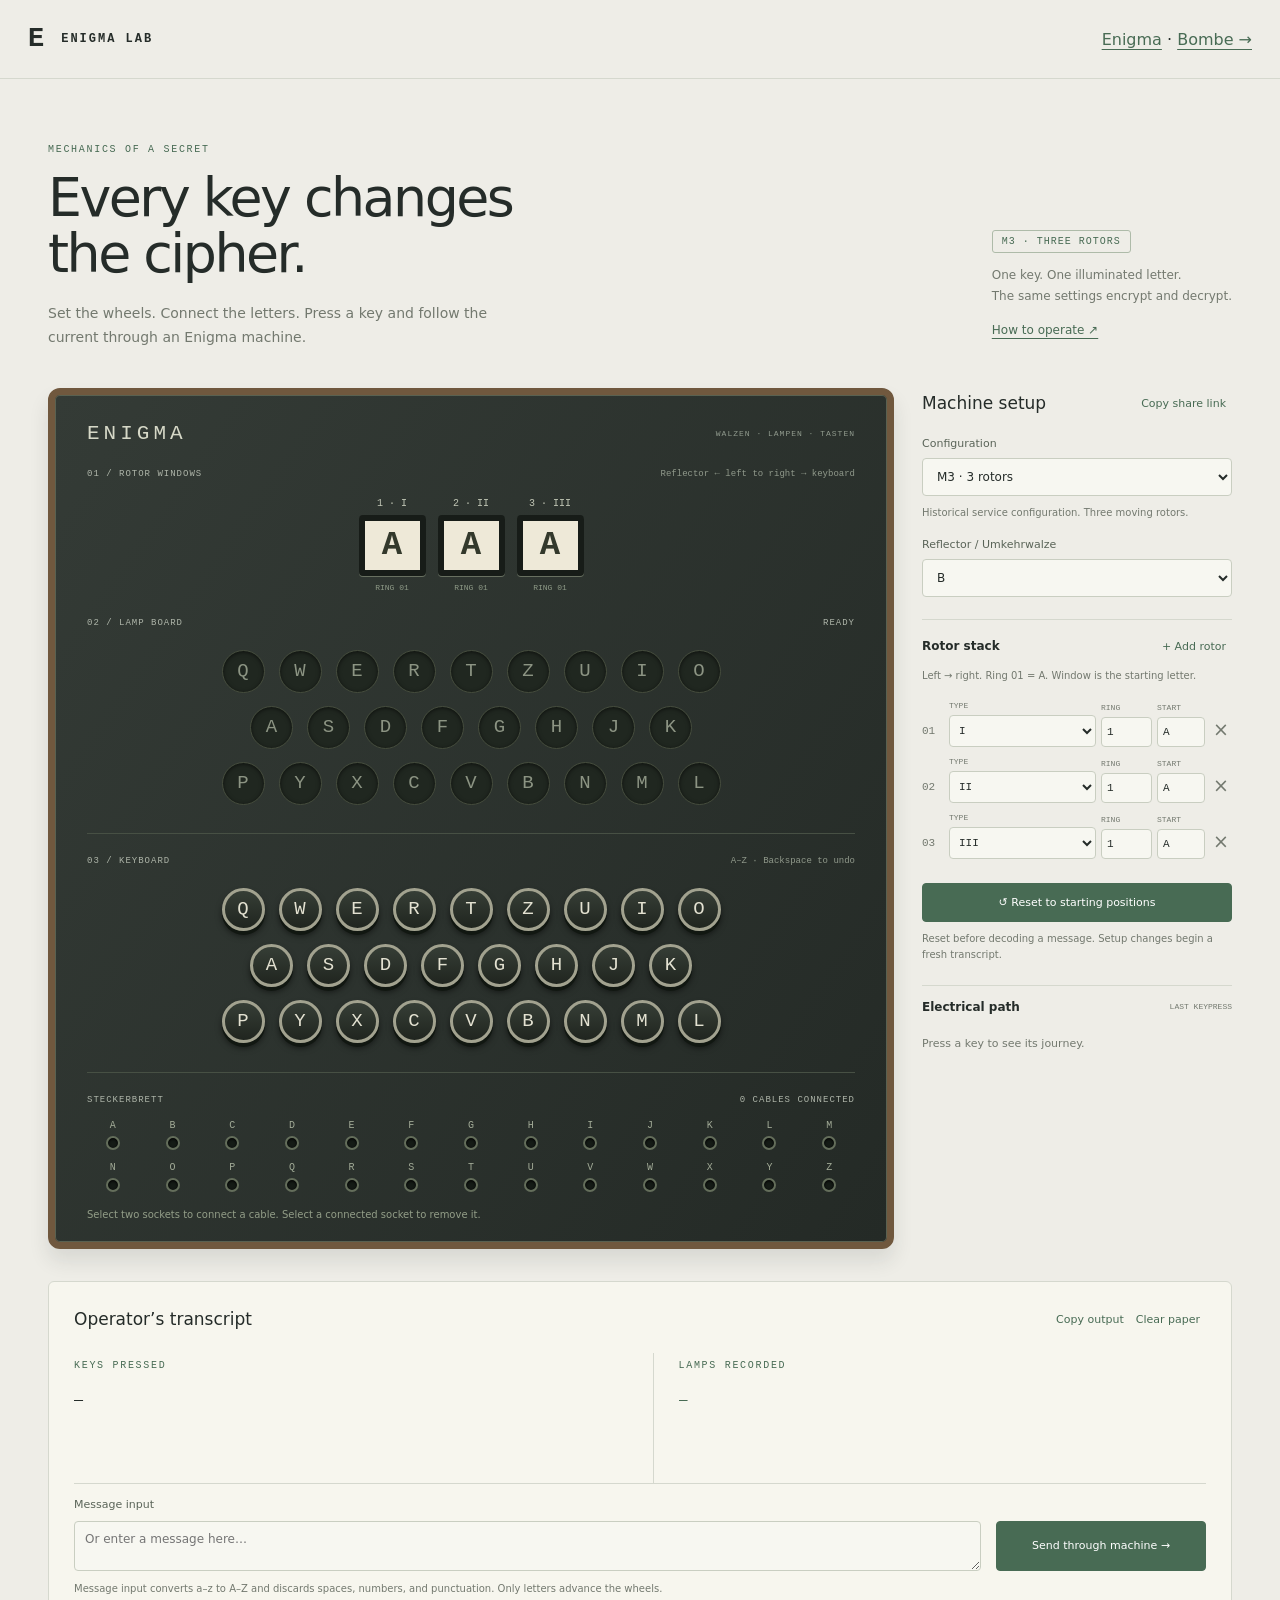
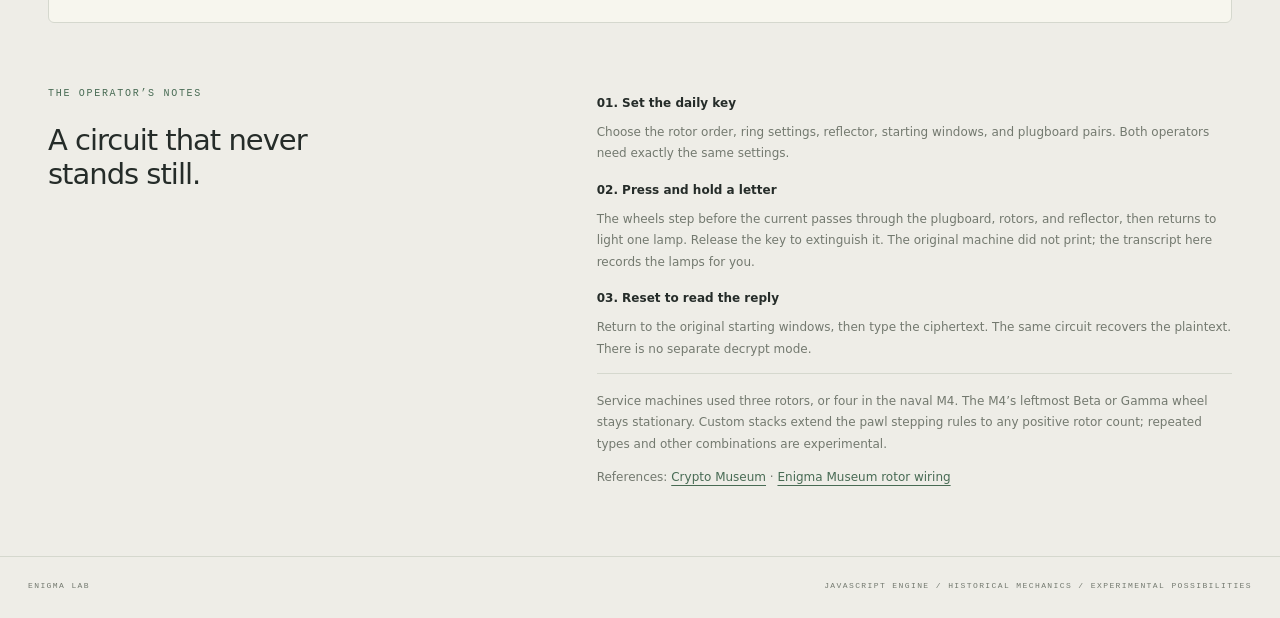
<file: web/index.html>
<!doctype html>
<html lang="en">
<head><meta charset="utf-8"><meta name="viewport" content="width=device-width,initial-scale=1"><title>Enigma · Cipher machine</title><link rel="stylesheet" href="./style.css"><script src="./settings-url.js" defer></script><script src="./enigma-engine.js" defer></script><script src="./app.js" defer></script></head>
<body>
<header><div class="brand">E <span>ENIGMA LAB</span></div><nav><a href="./" aria-current="page">Enigma</a> · <a href="./bombe.html">Bombe →</a></nav></header>
<main>
<section class="intro"><div><p class="eyebrow">MECHANICS OF A SECRET</p><h1>Every key changes<br>the cipher.</h1><p class="lede">Set the wheels. Connect the letters. Press a key and follow the current through an Enigma machine.</p></div><aside><span class="tag" id="model-tag">M3 · THREE ROTORS</span><p>One key. One illuminated letter.<br>The same settings encrypt and decrypt.</p><a href="#guide">How to operate ↗</a></aside></section>
<div class="workspace">
<section class="machine" aria-label="Enigma machine">
<div class="machine-top"><span>ENIGMA</span><small>WALZEN · LAMPEN · TASTEN</small></div>
<div class="rotor-heading"><span>01 / ROTOR WINDOWS</span><small>Reflector ← left to right → keyboard</small></div>
<div id="windows" class="windows" aria-label="Current rotor windows"></div>
<div class="panel-label"><span>02 / LAMP BOARD</span><span id="lamp-status" role="status">READY</span></div>
<div id="lamps" class="letter-board lamps" aria-label="Output lamp board"></div>
<div class="divider"></div>
<div class="panel-label"><span>03 / KEYBOARD</span><small>A–Z · Backspace to undo</small></div>
<div id="keyboard" class="letter-board keyboard" aria-label="Machine keyboard"></div>
<div class="machine-foot"><span>STECKERBRETT</span><span id="cable-count">0 CABLES CONNECTED</span></div>
<div id="plugs" class="plug-board" aria-label="Plugboard sockets"></div>
<p class="plug-hint" id="plug-hint">Select two sockets to connect a cable. Select a connected socket to remove it.</p>
</section>
<aside class="settings">
<div class="section-title"><h2>Machine setup</h2><button id="share-settings" class="text-button" type="button">Copy share link</button></div>
<input id="share-url" type="text" readonly hidden aria-label="Share link to copy">
<label for="preset">Configuration</label><select id="preset"><option value="M3">M3 · 3 rotors</option><option value="M4">M4 · 4 rotors</option><option value="custom">Custom · any rotor count</option></select>
<p class="setting-note" id="preset-note">Historical service configuration. Three moving rotors.</p>
<label for="reflector">Reflector / Umkehrwalze</label><select id="reflector"></select>
<div class="rotor-settings-heading"><h3>Rotor stack</h3><button id="add-rotor" class="text-button" type="button">+ Add rotor</button></div>
<p class="setting-note">Left → right. Ring 01 = A. Window is the starting letter.</p>
<div id="rotor-settings"></div>
<button id="reset" class="primary-button" type="button">↺ Reset to starting positions</button>
<p class="setting-note">Reset before decoding a message. Setup changes begin a fresh transcript.</p>
<div class="trace-heading"><h3>Electrical path</h3><span>LAST KEYPRESS</span></div><div id="trace" class="trace"><p>Press a key to see its journey.</p></div>
</aside>
</div>
<div id="error" class="error" role="alert" hidden></div>
<section class="transcript"><div class="section-title"><h2>Operator’s transcript</h2><div><button id="copy" class="text-button" type="button">Copy output</button><button id="clear" class="text-button" type="button">Clear paper</button></div></div><div class="paper-grid"><div><span class="eyebrow">KEYS PRESSED</span><p id="input-paper" class="paper">—</p></div><div><span class="eyebrow">LAMPS RECORDED</span><p id="output-paper" class="paper output">—</p></div></div><div class="batch"><label for="message">Message input</label><textarea id="message" rows="2" placeholder="Or enter a message here…"></textarea><button id="encode" class="primary-button" type="button">Send through machine →</button><small>Message input converts a–z to A–Z and discards spaces, numbers, and punctuation. Only letters advance the wheels.</small></div></section>
<section id="guide" class="guide"><div><p class="eyebrow">THE OPERATOR’S NOTES</p><h2>A circuit that never<br>stands still.</h2></div><div><h3>01. Set the daily key</h3><p>Choose the rotor order, ring settings, reflector, starting windows, and plugboard pairs. Both operators need exactly the same settings.</p><h3>02. Press and hold a letter</h3><p>The wheels step before the current passes through the plugboard, rotors, and reflector, then returns to light one lamp. Release the key to extinguish it. The original machine did not print; the transcript here records the lamps for you.</p><h3>03. Reset to read the reply</h3><p>Return to the original starting windows, then type the ciphertext. The same circuit recovers the plaintext. There is no separate decrypt mode.</p><p class="history">Service machines used three rotors, or four in the naval M4. The M4’s leftmost Beta or Gamma wheel stays stationary. Custom stacks extend the pawl stepping rules to any positive rotor count; repeated types and other combinations are experimental.</p><p class="sources">References: <a href="https://www.cryptomuseum.com/crypto/enigma/working.htm">Crypto Museum</a> · <a href="https://enigmamuseum.com/rotwirg.htm">Enigma Museum rotor wiring</a></p></div></section>
</main><footer><span>ENIGMA LAB</span><span>JAVASCRIPT ENGINE / HISTORICAL MECHANICS / EXPERIMENTAL POSSIBILITIES</span></footer>
</body></html>
</file>
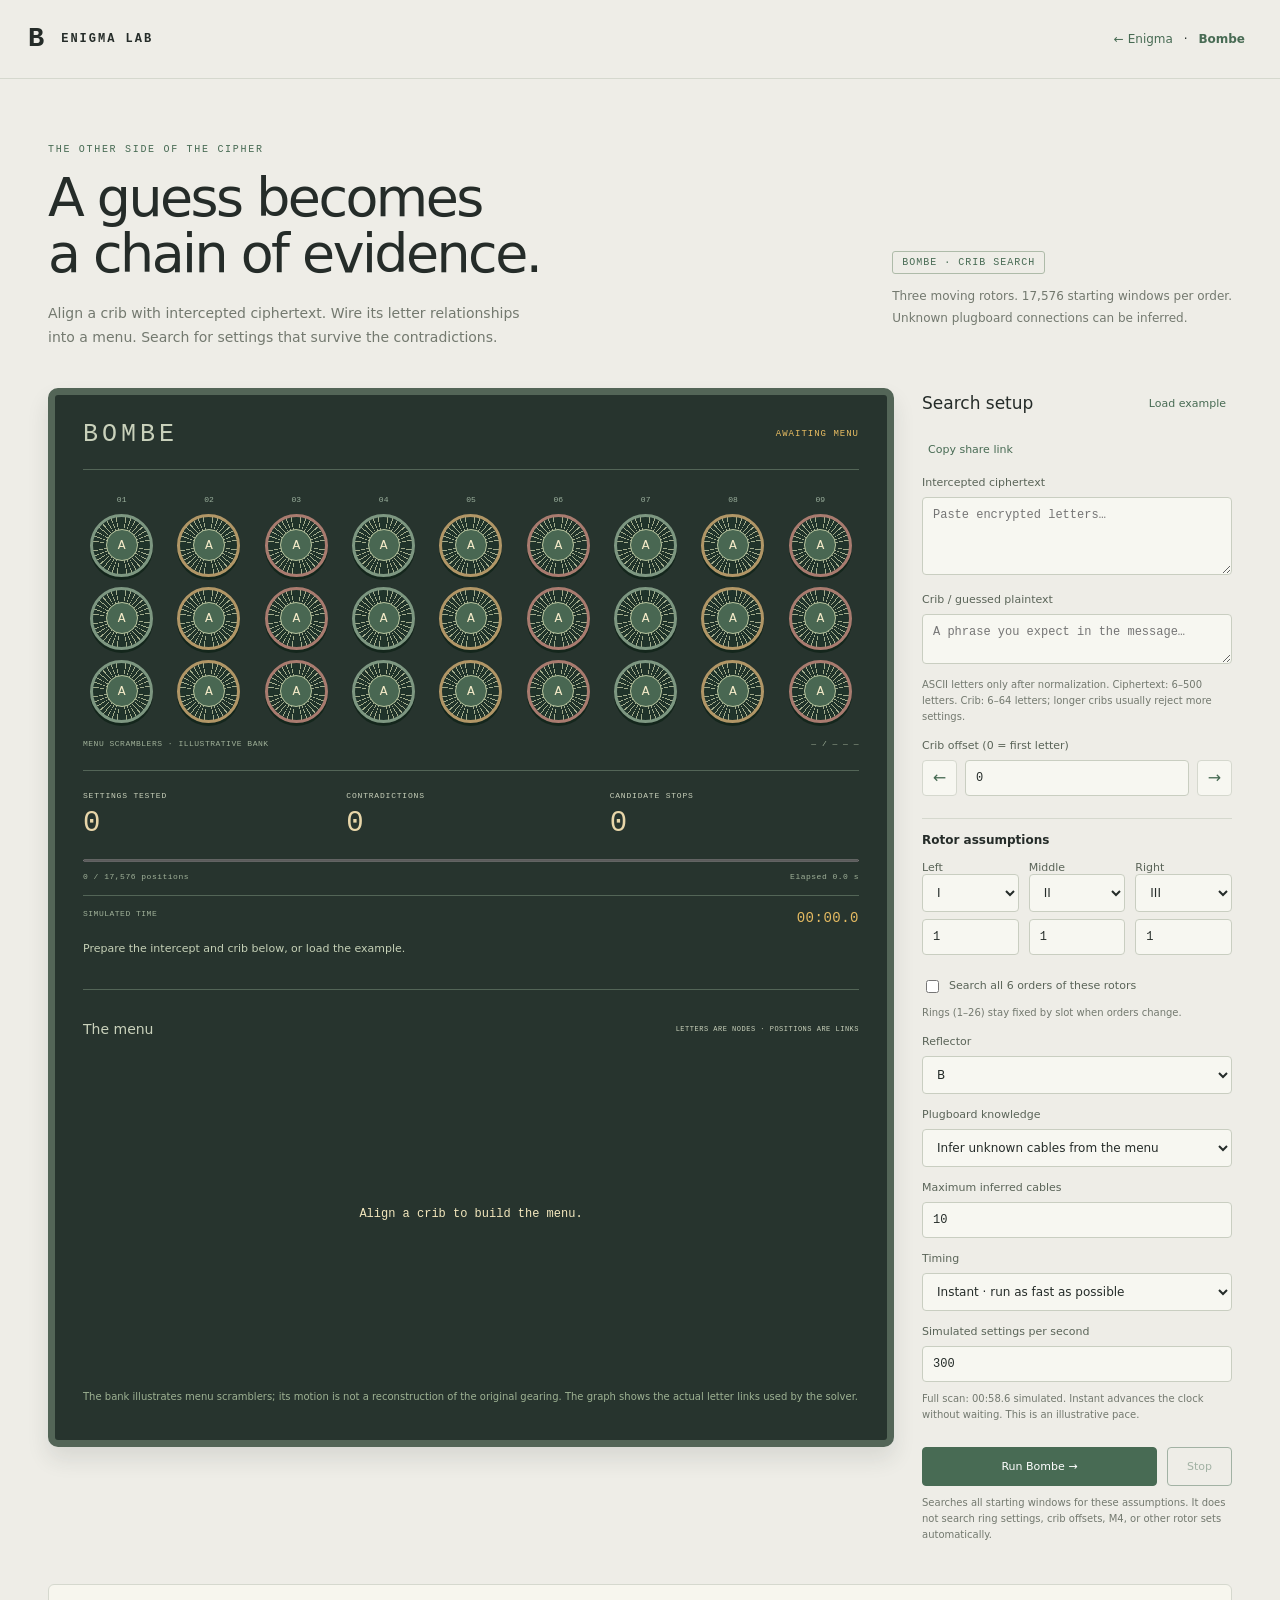
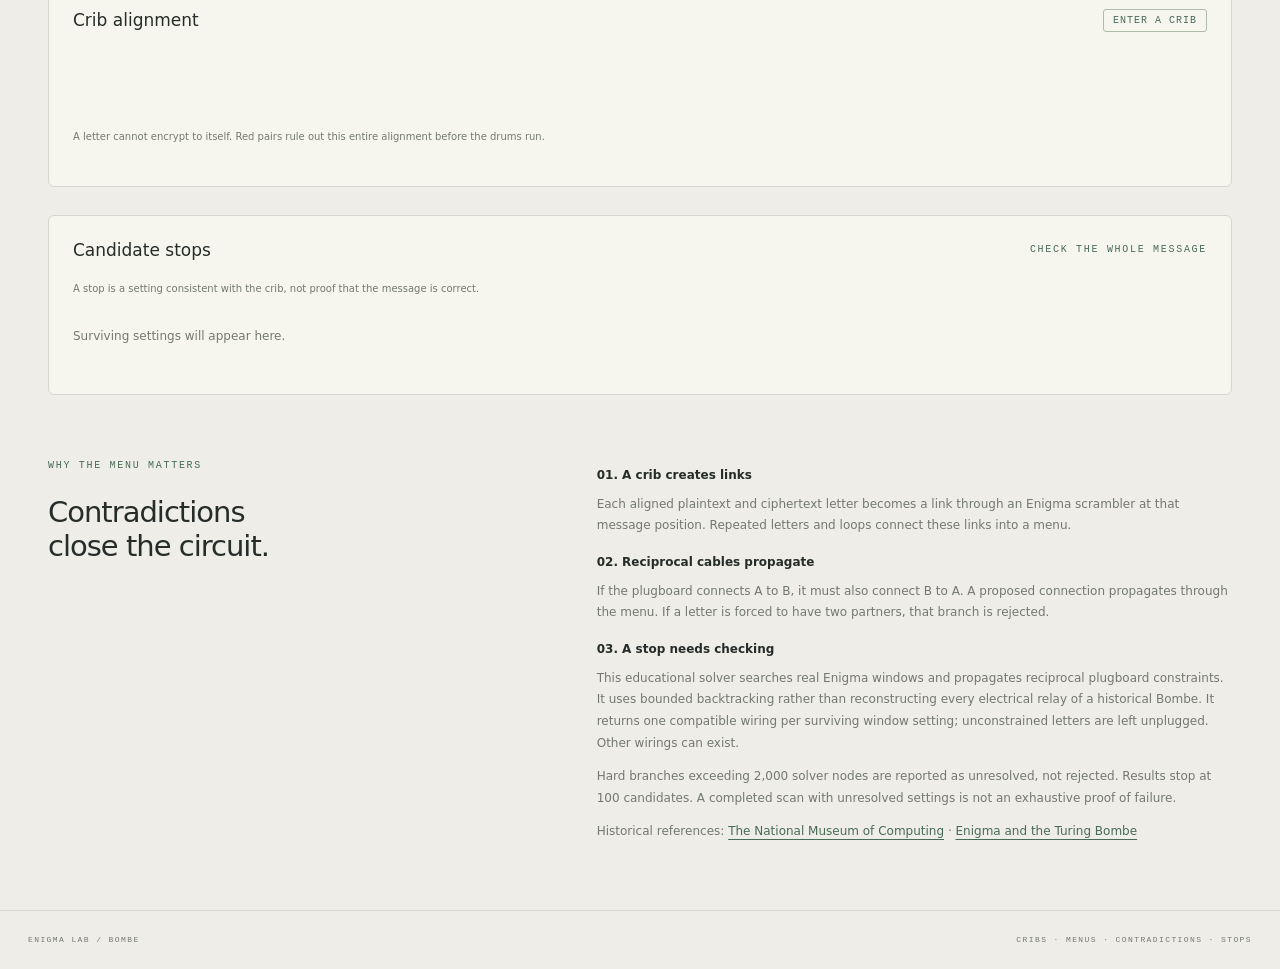
<file: web/bombe.html>
<!doctype html>
<html lang="en">
<head><meta charset="utf-8"><meta name="viewport" content="width=device-width,initial-scale=1"><title>Bombe · Enigma Lab</title><link rel="stylesheet" href="./style.css"><link rel="stylesheet" href="./bombe.css"><script src="./settings-url.js" defer></script><script src="./enigma-engine.js" defer></script><script src="./bombe-client.js" defer></script><script src="./bombe.js" defer></script></head>
<body>
<header><div class="brand">B <span>ENIGMA LAB</span></div><nav><a href="./">← Enigma</a> · <a href="./bombe.html" aria-current="page">Bombe</a></nav></header>
<main>
<section class="intro"><div><p class="eyebrow">THE OTHER SIDE OF THE CIPHER</p><h1>A guess becomes<br>a chain of evidence.</h1><p class="lede">Align a crib with intercepted ciphertext. Wire its letter relationships into a menu. Search for settings that survive the contradictions.</p></div><aside><span class="tag">BOMBE · CRIB SEARCH</span><p>Three moving rotors. 17,576 starting windows per order.<br>Unknown plugboard connections can be inferred.</p></aside></section>
<div class="bombe-layout">
<section class="bombe-console">
<div class="bombe-title"><span>BOMBE</span><span id="run-state" role="status">AWAITING MENU</span></div>
<div id="drum-bank" class="drum-bank" aria-label="Illustrative scrambler drum bank"></div>
<div class="bank-caption"><span>MENU SCRAMBLERS · ILLUSTRATIVE BANK</span><span id="current-position">— / — — —</span></div>
<div class="bombe-stats"><div><span>SETTINGS TESTED</span><strong id="tested">0</strong></div><div><span>CONTRADICTIONS</span><strong id="rejected">0</strong></div><div><span>CANDIDATE STOPS</span><strong id="stops">0</strong></div></div>
<progress id="progress" value="0" max="17576" aria-label="Search progress"></progress>
<div class="bank-caption"><span id="progress-label">0 / 17,576 positions</span><span>Elapsed <span id="elapsed">0.0 s</span></span></div>
<div class="bank-caption simulation-clock"><span>SIMULATED TIME</span><span id="simulated-time">00:00.0</span></div>
<p id="search-status" class="search-status" role="status">Prepare the intercept and crib below, or load the example.</p>
<div class="menu-title"><h2>The menu</h2><span>LETTERS ARE NODES · POSITIONS ARE LINKS</span></div>
<svg id="menu" viewBox="0 0 620 330" role="img" aria-label="Crib and ciphertext letter relationship graph"></svg>
<p class="console-note">The bank illustrates menu scramblers; its motion is not a reconstruction of the original gearing. The graph shows the actual letter links used by the solver.</p>
</section>
<aside class="settings search-settings">
<div class="section-title"><h2>Search setup</h2><button type="button" id="demo" class="text-button">Load example</button></div>
<button id="share-settings" class="text-button" type="button">Copy share link</button><input id="share-url" type="text" readonly hidden aria-label="Share link to copy">
<label for="ciphertext">Intercepted ciphertext</label><textarea id="ciphertext" rows="4" spellcheck="false" placeholder="Paste encrypted letters…"></textarea>
<label for="crib">Crib / guessed plaintext</label><textarea id="crib" rows="2" spellcheck="false" placeholder="A phrase you expect in the message…"></textarea>
<p class="setting-note">ASCII letters only after normalization. Ciphertext: 6–500 letters. Crib: 6–64 letters; longer cribs usually reject more settings.</p>
<label for="offset">Crib offset (0 = first letter)</label><div class="offset-control"><button id="offset-left" type="button" aria-label="Move crib one letter left">←</button><input id="offset" type="number" min="0" value="0"><button id="offset-right" type="button" aria-label="Move crib one letter right">→</button></div>
<div class="rotor-settings-heading"><h3>Rotor assumptions</h3></div>
<div class="bombe-rotors"><label>Left<select id="rotor-0"></select><input id="ring-0" type="number" value="1" min="1" max="26" aria-label="Left ring setting"></label><label>Middle<select id="rotor-1"></select><input id="ring-1" type="number" value="1" min="1" max="26" aria-label="Middle ring setting"></label><label>Right<select id="rotor-2"></select><input id="ring-2" type="number" value="1" min="1" max="26" aria-label="Right ring setting"></label></div>
<label class="checkbox-label"><input type="checkbox" id="permute"> Search all 6 orders of these rotors</label>
<p class="setting-note">Rings (1–26) stay fixed by slot when orders change.</p>
<label for="bombe-reflector">Reflector</label><select id="bombe-reflector"><option>B</option><option>C</option><option>A</option></select>
<label for="plug-mode">Plugboard knowledge</label><select id="plug-mode"><option value="unknown">Infer unknown cables from the menu</option><option value="known">Use a fixed, known plugboard</option></select>
<div id="unknown-controls"><label for="max-pairs">Maximum inferred cables</label><input id="max-pairs" type="number" value="10" min="0" max="13"></div>
<div id="known-controls" hidden><label for="known-plugs">Known cable pairs (blank = none)</label><input id="known-plugs" type="text" placeholder="AZ BY CX" autocomplete="off"></div>
<label for="timing-mode">Timing</label><select id="timing-mode"><option value="instant">Instant · run as fast as possible</option><option value="simulated">Simulated · pace the drum search</option></select>
<label for="simulation-rate">Simulated settings per second</label><input id="simulation-rate" type="number" value="300" min="1" max="100000" step="1">
<p id="timing-note" class="setting-note">Illustrative pace. Instant mode advances the simulated clock without waiting.</p>
<div class="search-buttons"><button id="start-search" type="button" class="primary-button">Run Bombe →</button><button id="cancel-search" type="button" class="primary-button" disabled>Stop</button></div>
<p class="setting-note">Searches all starting windows for these assumptions. It does not search ring settings, crib offsets, M4, or other rotor sets automatically.</p>
</aside>
</div>
<div id="bombe-error" class="error" role="alert" hidden></div>
<section class="alignment-panel"><div class="section-title"><h2>Crib alignment</h2><span id="alignment-status" class="tag">ENTER A CRIB</span></div><div id="alignment" class="alignment" aria-label="Aligned ciphertext and crib"></div><p class="setting-note">A letter cannot encrypt to itself. Red pairs rule out this entire alignment before the drums run.</p></section>
<section class="candidate-panel"><div class="section-title"><h2>Candidate stops</h2><span class="eyebrow">CHECK THE WHOLE MESSAGE</span></div><p id="candidate-note" class="setting-note">A stop is a setting consistent with the crib, not proof that the message is correct.</p><div id="candidates"><p class="empty-results">Surviving settings will appear here.</p></div></section>
<section class="guide"><div><p class="eyebrow">WHY THE MENU MATTERS</p><h2>Contradictions<br>close the circuit.</h2></div><div><h3>01. A crib creates links</h3><p>Each aligned plaintext and ciphertext letter becomes a link through an Enigma scrambler at that message position. Repeated letters and loops connect these links into a menu.</p><h3>02. Reciprocal cables propagate</h3><p>If the plugboard connects A to B, it must also connect B to A. A proposed connection propagates through the menu. If a letter is forced to have two partners, that branch is rejected.</p><h3>03. A stop needs checking</h3><p>This educational solver searches real Enigma windows and propagates reciprocal plugboard constraints. It uses bounded backtracking rather than reconstructing every electrical relay of a historical Bombe. It returns one compatible wiring per surviving window setting; unconstrained letters are left unplugged. Other wirings can exist.</p><p>Hard branches exceeding 2,000 solver nodes are reported as unresolved, not rejected. Results stop at 100 candidates. A completed scan with unresolved settings is not an exhaustive proof of failure.</p><p class="sources">Historical references: <a href="https://www.tnmoc.org/bh-10-bombe-description">The National Museum of Computing</a> · <a href="https://cryptocellar.org/shaylor/bombe.html">Enigma and the Turing Bombe</a></p></div></section>
</main><footer><span>ENIGMA LAB / BOMBE</span><span>CRIBS · MENUS · CONTRADICTIONS · STOPS</span></footer>
</body></html>
</file>
<file: web/style.css>
:root{--page:#eeede7;--ink:#252c29;--muted:#73796f;--line:#d5d8ce;--green:#486b54;--gold:#e7bc62;--mono:'IBM Plex Mono',Consolas,monospace;--sans:'DM Sans',system-ui,sans-serif}*{box-sizing:border-box}body{margin:0;background:var(--page);color:var(--ink);font-family:var(--sans)}button,input,select,textarea{font:inherit}button,a,select{touch-action:manipulation}button{cursor:pointer}button:disabled{opacity:.45;cursor:wait}button:focus-visible,a:focus-visible,input:focus-visible,select:focus-visible,textarea:focus-visible{outline:3px solid #b4964d;outline-offset:3px}header,footer{display:flex;justify-content:space-between;align-items:center;padding:24px max(28px,calc((100vw - 1240px)/2));border-bottom:1px solid var(--line)}.brand{font-family:var(--mono);font-size:27px;font-weight:600;display:flex;gap:17px;align-items:center}.brand span{font-size:12px;letter-spacing:2px}.header-note,footer{font:10px var(--mono);letter-spacing:1.4px;color:var(--muted)}main{max-width:1240px;margin:auto;padding:0 28px}.intro{display:flex;justify-content:space-between;align-items:end;padding:55px 0 38px;gap:35px}.eyebrow{font:10px var(--mono);letter-spacing:1.7px;color:var(--green)}h1{font-size:clamp(36px,4.2vw,56px);font-weight:500;letter-spacing:-2.5px;line-height:1.05;margin:15px 0 19px}.lede{max-width:475px;color:var(--muted);font-size:14px;line-height:1.7;margin:0}.intro aside{padding-bottom:8px;font-size:12px;line-height:1.8;color:var(--muted)}.tag{display:inline-block;border:1px solid #aebba9;border-radius:3px;padding:5px 9px;font:10px var(--mono);letter-spacing:1px;color:var(--green)}a{color:var(--green);text-underline-offset:4px}.workspace{display:grid;grid-template-columns:minmax(0,1fr) 310px;gap:28px;align-items:start}.machine{background:linear-gradient(125deg,#343b36,#242a26);padding:27px 32px 20px;border:7px solid #70583e;border-radius:12px;box-shadow:0 12px 20px #252c291c,inset 0 0 0 1px #596151;color:#aeb5a9;min-width:0}.machine-top{display:flex;justify-content:space-between;align-items:center;padding-bottom:24px;font:21px var(--mono);letter-spacing:4px;color:#d6d8c7}.machine-top small{font:8px var(--mono);letter-spacing:1px;color:#919b8e}.rotor-heading,.panel-label{display:flex;justify-content:space-between;gap:10px;font:9px var(--mono);letter-spacing:1px;align-items:center}.rotor-heading small,.panel-label small{letter-spacing:0;font-size:9px;color:#90998b}.windows{display:flex;justify-content:center;gap:12px;padding:19px 0 26px;overflow-x:auto}.window{flex:0 0 67px;text-align:center}.window-name{font:10px var(--mono);color:#c0c5b4;margin-bottom:6px}.window-letter{background:#eee9d8;color:#33392c;border:6px solid #171c18;border-radius:4px;box-shadow:0 1px 0 #687061;font:600 34px var(--mono);line-height:49px}.window small{font:8px var(--mono);color:#8e9a87;display:block;margin-top:7px}.letter-board{display:flex;flex-direction:column;gap:13px;align-items:center;padding:22px 0}.key-row{display:flex;gap:clamp(6px,1.2vw,14px);justify-content:center}.lamp,.key{width:clamp(29px,3.4vw,43px);height:clamp(29px,3.4vw,43px);border-radius:50%;display:grid;place-items:center;font:500 19px var(--mono)}.lamp{background:#202720;color:#8c9483;box-shadow:inset 0 1px 4px #0009;border:1px solid #454c3d;transition:background .08s}.lamp.lit{background:#f5d783;color:#453717;box-shadow:0 0 22px #eab94b9c,inset 0 0 12px #fff8;border-color:#fff1b2}.key{color:#e3e1d1;border:3px solid #a2a28f;background:linear-gradient(#363e36,#20251f);box-shadow:0 4px 0 #111711,0 5px 6px #0008;user-select:none;-webkit-user-select:none;padding:0}.key:active,.key.pressed{transform:translateY(3px);box-shadow:0 1px 0 #111711;border-color:var(--gold);color:var(--gold)}.divider{height:1px;background:#475044;margin:6px 0 22px}.machine-foot{display:flex;justify-content:space-between;border-top:1px solid #475044;margin-top:7px;padding:22px 0 15px;font:9px var(--mono);letter-spacing:1px}.plug-board{display:grid;grid-template-columns:repeat(13,1fr);gap:12px 8px}.plug{border:0;background:none;color:#a2ab97;display:flex;flex-direction:column;align-items:center;gap:5px;font:10px var(--mono);padding:0}.plug::after{content:'';width:14px;height:14px;background:#151b16;border:2px solid #646e5b;border-radius:50%;box-shadow:inset 0 1px 3px #000}.plug.connected{color:var(--cable)}.plug.connected::after{background:var(--cable);border-color:var(--cable);box-shadow:inset 0 0 0 3px #232921}.plug.selected::after{border-color:#f5d783;box-shadow:0 0 9px #f5d783}.plug-hint{font-size:10px;color:#939e88;line-height:1.5;margin:15px 0 0}.settings{padding:3px 0}.section-title{display:flex;justify-content:space-between;align-items:center;margin-bottom:21px}.section-title h2{font-size:17px;font-weight:500;margin:0}.dot{height:7px;width:7px;background:var(--green);border-radius:50%}label{font-size:11px;display:block;margin:14px 0 8px;color:#5a6458}select,input,textarea{border:1px solid #c9cec1;background:#f7f7f1;border-radius:4px;color:var(--ink);padding:10px;max-width:100%}select{width:100%;font-size:12px}.setting-note{font-size:10px;color:var(--muted);line-height:1.6;margin:9px 0 17px}.rotor-settings-heading,.trace-heading{display:flex;justify-content:space-between;align-items:center;border-top:1px solid var(--line);margin-top:22px;padding-top:14px}h3{font-size:12px;font-weight:600;margin:0}.text-button{border:0;background:transparent;color:var(--green);font-size:11px;padding:6px}.rotor-setting{display:grid;grid-template-columns:22px 1fr 51px 48px 22px;gap:5px;align-items:end;margin:10px 0}.rotor-setting>span{font:11px var(--mono);padding-bottom:10px;color:var(--muted)}.rotor-setting label{margin:0;font:8px var(--mono);color:var(--muted)}.rotor-setting input,.rotor-setting select{width:100%;padding:8px 5px;font:11px var(--mono);margin-top:5px}.remove{font-size:19px;color:var(--muted);padding:7px 0;border:0;background:none}.primary-button{border:1px solid var(--green);background:var(--green);color:#fff;padding:12px 14px;border-radius:4px;font-size:11px;width:100%;margin-top:14px}.primary-button:hover{background:#34553e}.trace-heading span{font:8px var(--mono);color:var(--muted)}.trace{margin-top:12px;max-height:220px;overflow:auto}.trace p{font-size:11px;color:var(--muted)}.trace-row{display:flex;justify-content:space-between;padding:6px 0;border-bottom:1px solid #dfe2d9;font:9px var(--mono);gap:8px}.trace-row b{color:var(--green);white-space:nowrap}.error{background:#f8dfd3;color:#8b3720;font-size:12px;padding:14px;border-radius:4px;margin-top:20px}.transcript{margin-top:32px;border:1px solid var(--line);border-radius:6px;padding:25px;background:#f7f6ee}.paper-grid{display:grid;grid-template-columns:1fr 1fr;gap:25px}.paper-grid>div+div{border-left:1px solid var(--line);padding-left:25px}.paper{font:15px var(--mono);letter-spacing:2px;overflow-wrap:anywhere;line-height:1.8;min-height:32px}.output{color:var(--green)}.batch{border-top:1px solid var(--line);display:grid;grid-template-columns:1fr 210px;gap:10px 15px}.batch label{grid-column:1/-1;margin-bottom:0}.batch textarea{resize:vertical;width:100%;font-size:12px}.batch button{margin:0;align-self:stretch}.batch small{grid-column:1/-1;font-size:10px;color:var(--muted);line-height:1.6}.guide{display:grid;grid-template-columns:1fr 1.3fr;gap:60px;padding:55px 0}.guide h2{font-size:29px;font-weight:500;letter-spacing:-1px}.guide p:not(.eyebrow){font-size:12px;line-height:1.8;color:var(--muted)}.guide h3{margin-top:18px}.guide .history{padding-top:17px;border-top:1px solid var(--line)}footer{border-top:1px solid var(--line);border-bottom:0;font-size:8px;gap:20px}@media(max-width:900px){.workspace{grid-template-columns:minmax(0,1fr) 270px;gap:18px}.machine{padding:23px 17px}.machine-top small{display:none}.key-row{gap:7px}.lamp,.key{width:29px;height:29px;font-size:15px}.rotor-heading small{font-size:8px}}@media(max-width:740px){header{padding:20px}.header-note{display:none}main{padding:0 18px}.intro{padding-top:35px}.intro aside{display:none}.workspace{grid-template-columns:1fr}.machine{padding:23px 18px}.key-row{gap:clamp(6px,2.3vw,16px)}.lamp,.key{width:clamp(26px,7.5vw,43px);height:clamp(26px,7.5vw,43px);font-size:17px}.settings{padding:20px 8px}.guide{grid-template-columns:1fr;gap:0;padding:35px 0}.batch{grid-template-columns:1fr}.paper-grid{gap:14px}.paper-grid>div+div{padding-left:14px}.transcript{padding:20px 16px}.paper{font-size:12px}footer span:last-child{display:none}.rotor-heading small{font-size:7px}.plug-board{gap:12px 4px}.plug-hint{font-size:9px}}@media(prefers-reduced-motion:reduce){*{transition:none!important}}

/* Fit all nine keys within narrow machine panels and keep long stacks scrollable. */
.key-row{width:100%;max-width:500px}.key-row:nth-child(2){width:88.8889%;max-width:444px}.lamp,.key{flex:1;min-width:0;max-width:43px;width:auto;height:auto;aspect-ratio:1}.windows{justify-content:flex-start}.window:first-child{margin-left:auto}.window:last-child{margin-right:auto}
.plug-board{grid-template-columns:repeat(13,minmax(0,1fr))}.plug{min-width:0}.plug::after{box-sizing:border-box}

/* Keep typing from changing page geometry or moving browser scroll anchors. */
.trace{height:220px}.paper{height:5.4em;overflow-y:auto;overflow-wrap:anywhere}.keyboard{overflow-anchor:none}
</file>
<file: web/bombe.css>
nav{font-size:12px;white-space:nowrap}nav a{margin:0 7px;text-decoration:none}nav a[aria-current]{font-weight:700}.bombe-layout{display:grid;grid-template-columns:minmax(0,1fr) 310px;gap:28px;align-items:start}.bombe-console{background:#27342e;border:7px solid #536557;border-radius:10px;color:#c9d1bb;padding:25px 28px;min-width:0;box-shadow:0 12px 22px #252c291c}.bombe-title{display:flex;align-items:center;justify-content:space-between;font:25px var(--mono);letter-spacing:4px;border-bottom:1px solid #536557;padding-bottom:20px}.bombe-title span+span{font:9px var(--mono);letter-spacing:1px;color:var(--gold)}.drum-bank{display:grid;grid-template-columns:repeat(9,minmax(0,1fr));gap:10px;padding:25px 0 15px}.drum-column{display:flex;flex-direction:column;gap:10px;align-items:center;min-width:0}.drum-column>span{font:8px var(--mono);color:#9aaf9c}.drum{width:100%;aspect-ratio:1;max-width:63px;border:3px solid #7d9781;border-radius:50%;display:grid;place-items:center;background:repeating-conic-gradient(#20332a 0 8deg,#a1ab8c 8deg 10deg);box-shadow:0 3px 0 #14261c}.drum::before{content:'';position:absolute;width:30px;height:30px;background:#496752;border:1px solid #b8c59f;border-radius:50%}.drum b{z-index:1;font:13px var(--mono);color:#f4eac8}.drum-column:nth-child(3n+2) .drum{border-color:#b19666}.drum-column:nth-child(3n) .drum{border-color:#a97b6f}.running .drum{animation:drums .8s linear infinite}.running .drum b{animation:counter-drums .8s linear infinite}@keyframes drums{to{transform:rotate(360deg)}}@keyframes counter-drums{to{transform:rotate(-360deg)}}.bank-caption{display:flex;justify-content:space-between;gap:12px;font:8px var(--mono);line-height:1.5;color:#a0b199;letter-spacing:.5px}.bombe-stats{display:grid;grid-template-columns:repeat(3,1fr);gap:14px;border-top:1px solid #536557;margin-top:20px;padding-top:20px}.bombe-stats span{font:8px var(--mono);display:block;letter-spacing:.8px}.bombe-stats strong{font:29px var(--mono);color:#e8d6a9;display:block;margin-top:7px}progress{width:100%;height:5px;accent-color:var(--gold);margin:18px 0 8px}.search-status{font-size:11px;line-height:1.7;color:#c5d0b6;min-height:3.4em}.menu-title{display:flex;justify-content:space-between;align-items:center;border-top:1px solid #536557;padding-top:20px}.menu-title h2{font-size:14px;font-weight:500}.menu-title span{font:7px var(--mono);letter-spacing:.5px}#menu{display:block;width:100%;height:330px}#menu line{stroke:#879d80;stroke-width:1.1;opacity:.5}#menu circle{fill:#334c3b;stroke:#b8c99d;stroke-width:1.5}#menu text{fill:#f3e7bd;font:12px var(--mono);text-anchor:middle;dominant-baseline:middle}#menu .edge-label{fill:#a7b99b;font-size:8px}.console-note{font-size:10px;line-height:1.6;color:#9eb293}.search-settings textarea{width:100%;resize:vertical;font:12px var(--mono)}.search-settings input:not([type=checkbox]){width:100%;font:12px var(--mono)}.offset-control{display:grid;grid-template-columns:35px 1fr 35px;gap:8px}.offset-control button{border:1px solid var(--line);border-radius:4px;background:#f7f7f1;color:var(--green)}.bombe-rotors{display:grid;grid-template-columns:repeat(3,1fr);gap:10px}.bombe-rotors input{margin-top:7px}.checkbox-label{display:flex;gap:7px;align-items:center;line-height:1.5}.search-buttons{display:grid;grid-template-columns:1fr 65px;gap:10px}.search-buttons button+button{background:transparent;color:var(--green)}.alignment-panel,.candidate-panel{border:1px solid var(--line);border-radius:6px;background:#f7f6ee;padding:24px;margin-top:28px}.alignment{display:flex;gap:4px;overflow-x:auto;padding:8px 0;min-height:67px}.aligned-letter{display:flex;flex-direction:column;gap:9px;flex:0 0 23px;text-align:center;font:13px var(--mono);padding:9px 2px;border-radius:3px}.aligned-letter span:first-child{color:var(--muted)}.aligned-letter span:last-child{color:var(--green)}.aligned-letter.conflict{background:#f1d4c7}.aligned-letter.conflict span{color:#953a24}.candidate{padding:18px 0;border-top:1px solid var(--line)}.candidate-heading{display:flex;justify-content:space-between;gap:15px;align-items:center}.candidate h3{font:13px var(--mono);line-height:1.7}.candidate p{font:11px var(--mono);line-height:1.8;overflow-wrap:anywhere}.candidate .candidate-cables{color:var(--muted);font-size:10px}.candidate a{white-space:nowrap;font-size:11px}.empty-results{font-size:12px;color:var(--muted);padding:15px 0}.search-settings .setting-note{margin-bottom:10px}@media(max-width:900px){.bombe-layout{grid-template-columns:minmax(0,1fr) 270px;gap:18px}.bombe-console{padding:20px 15px}.drum-bank{gap:5px}.drum::before{width:22px;height:22px}.drum b{font-size:10px}.menu-title{flex-wrap:wrap}.bombe-stats strong{font-size:22px}}@media(max-width:740px){.bombe-layout{grid-template-columns:1fr}.search-settings{padding:20px 8px}.bombe-console{padding:20px 12px}.drum-bank{gap:4px}.drum{border-width:2px}.drum::before{width:15px;height:15px}.drum b{font-size:8px}.bank-caption{font-size:7px}.bombe-stats{gap:7px}.bombe-stats span{font-size:7px}#menu{height:240px}.alignment-panel,.candidate-panel{padding:18px 14px}.section-title{gap:8px}.section-title .tag{font-size:8px}.candidate-heading{flex-wrap:wrap}.bombe-title{font-size:23px}.bombe-title span+span{font-size:8px}}@media(prefers-reduced-motion:reduce){.drum,.drum b{animation:none!important}}
.simulation-clock{margin-top:12px;padding-top:12px;border-top:1px solid #536557}.simulation-clock #simulated-time{font-size:14px;color:var(--gold)}
</file>
